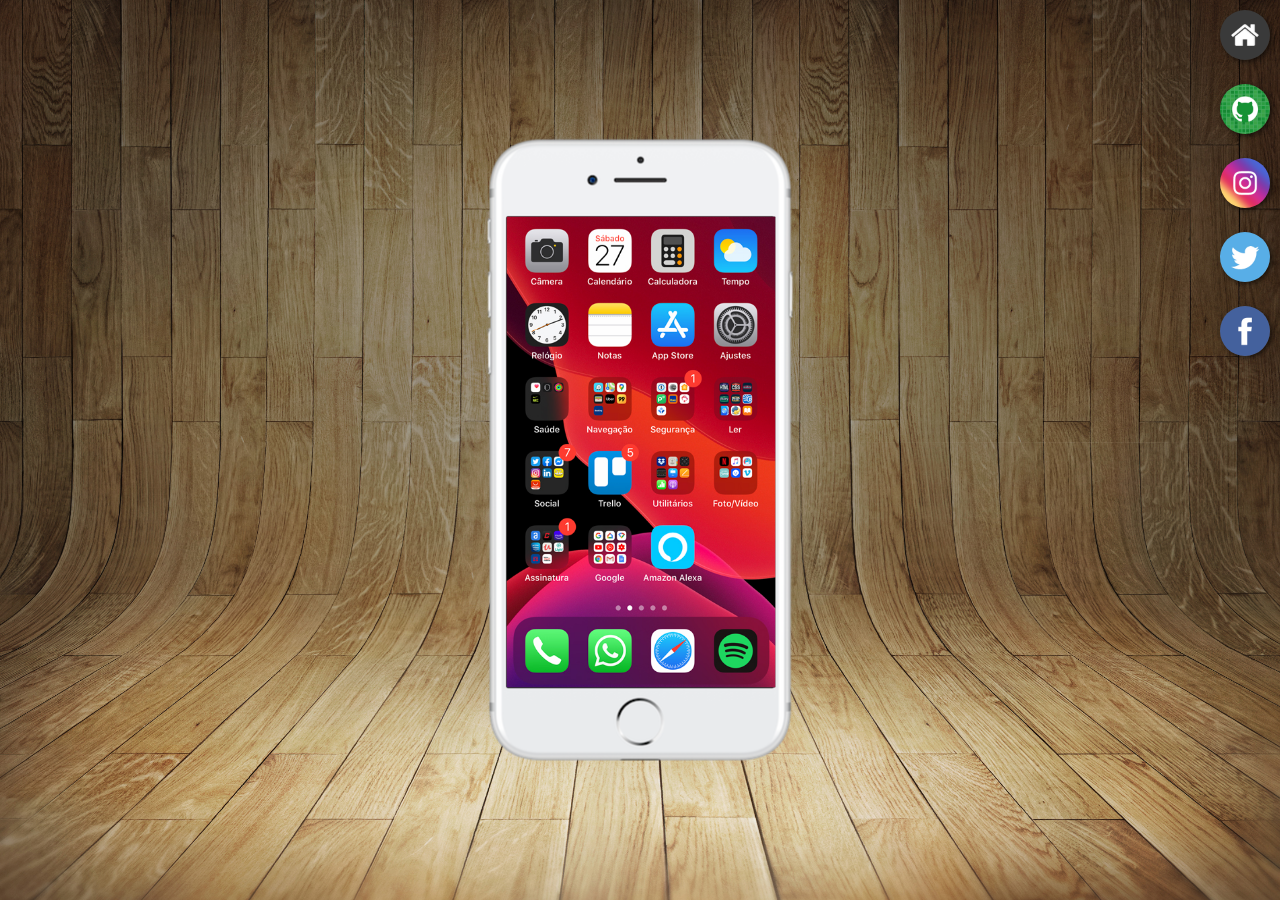
<file: index.html>
<!DOCTYPE html>
<html lang="pt-br">
<head>
    <meta charset="UTF-8">
    <meta name="viewport" content="width=device-width, initial-scale=1.0">
    <link rel="shortcut icon" href="imagens/favicon.ico" type="image/x-icon">
    <link rel="stylesheet" href="estilos/style.css">
    <title>Projeto redes Social</title>
   
</head>
<body>
        <main>
            <section id="telefone">
                    <iframe src="home.html" name="tela" id="tela" frameborder="0">
                        seu navagador nã oé compativel com isso.
                    </iframe>
            </section>
            <section id="redes-sociais">
                <a href="home.html" target="tela"><img src="imagens/logo-home.jpg" alt=""></a><br>
                <a href="github.html" target="tela"><img src="imagens/logo-github.jpg" alt=""></a><br>
                <a href="instagram.html" target="tela"><img src="imagens/logo-instagram.jpg" alt=""></a><br>
                <a href="twitter.html" target="tela"><img src="imagens/logo-twitter.jpg" alt=""></a><br>
                <a href="facebook.html" target="tela"><img src="imagens/logo-facebook.jpg" alt=""></a><br>
            </section>
        </main>

 </h1>   
</body>
</html>
</file>
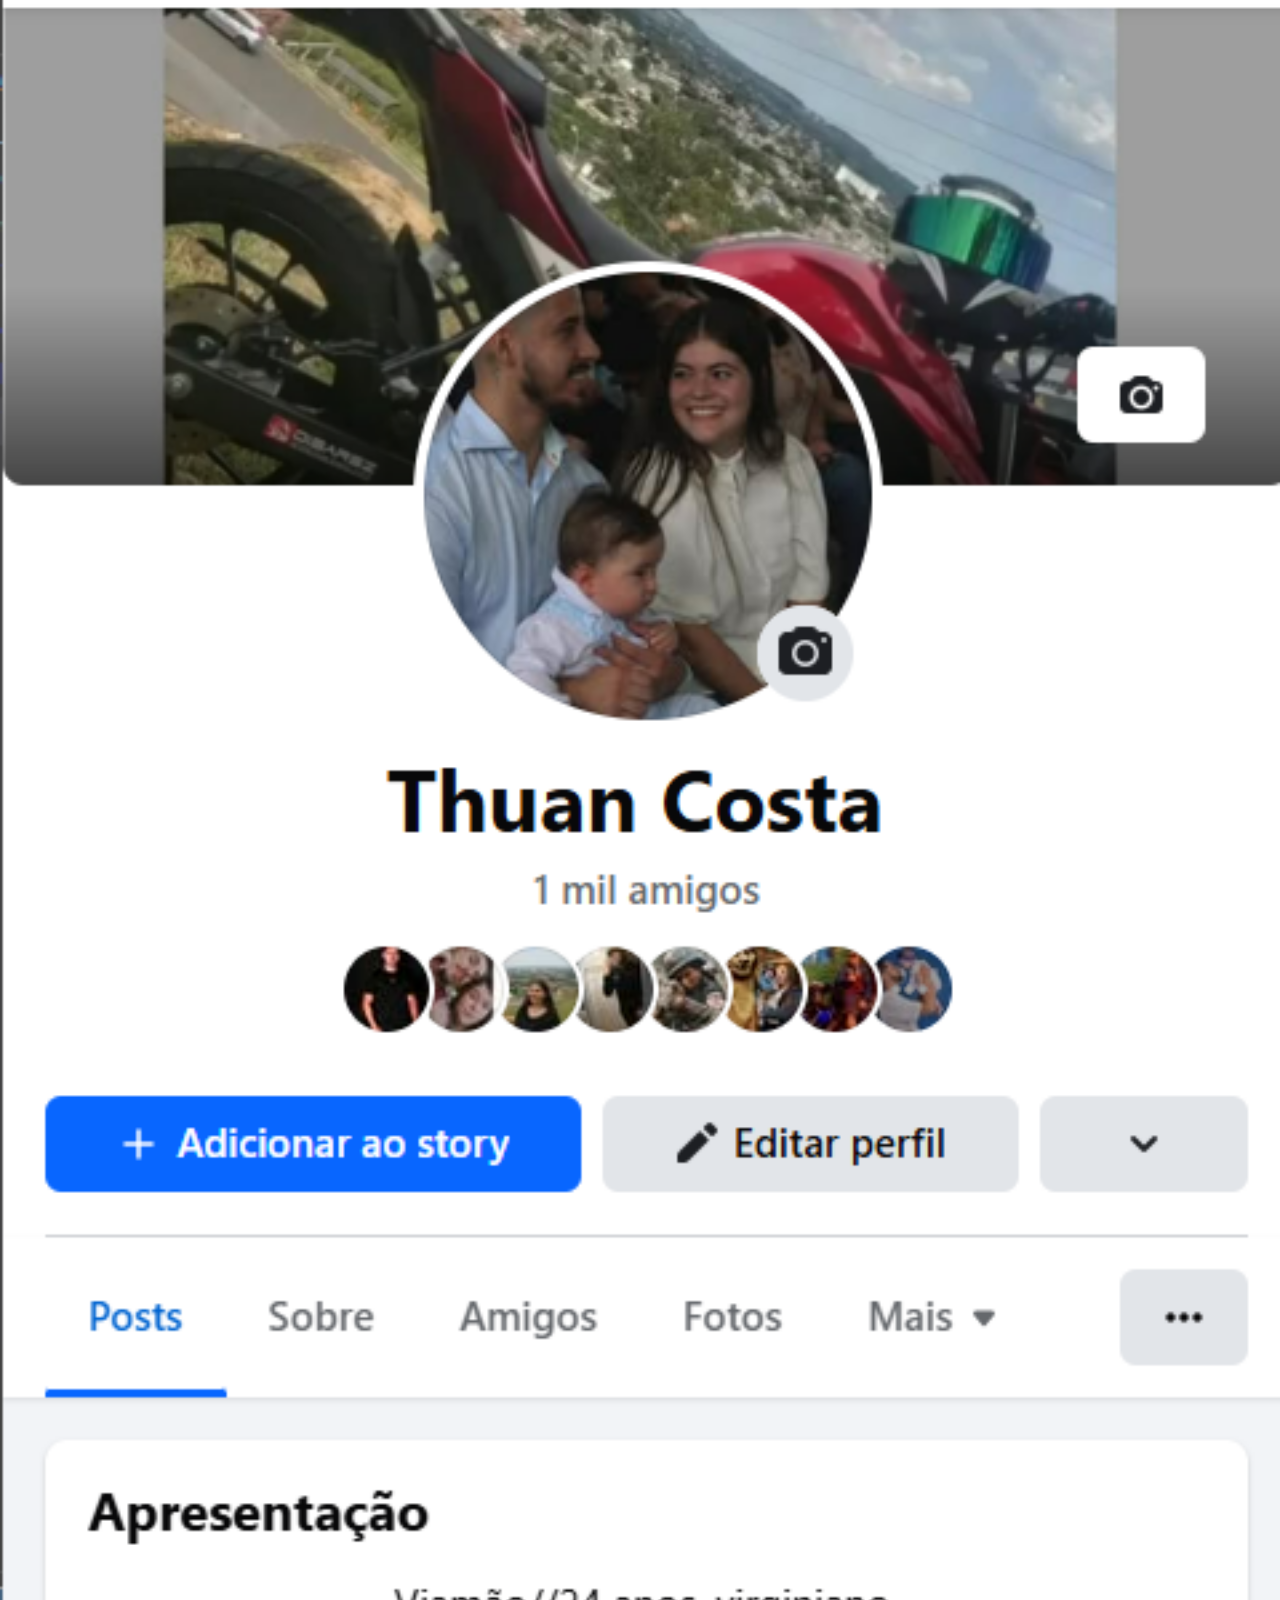
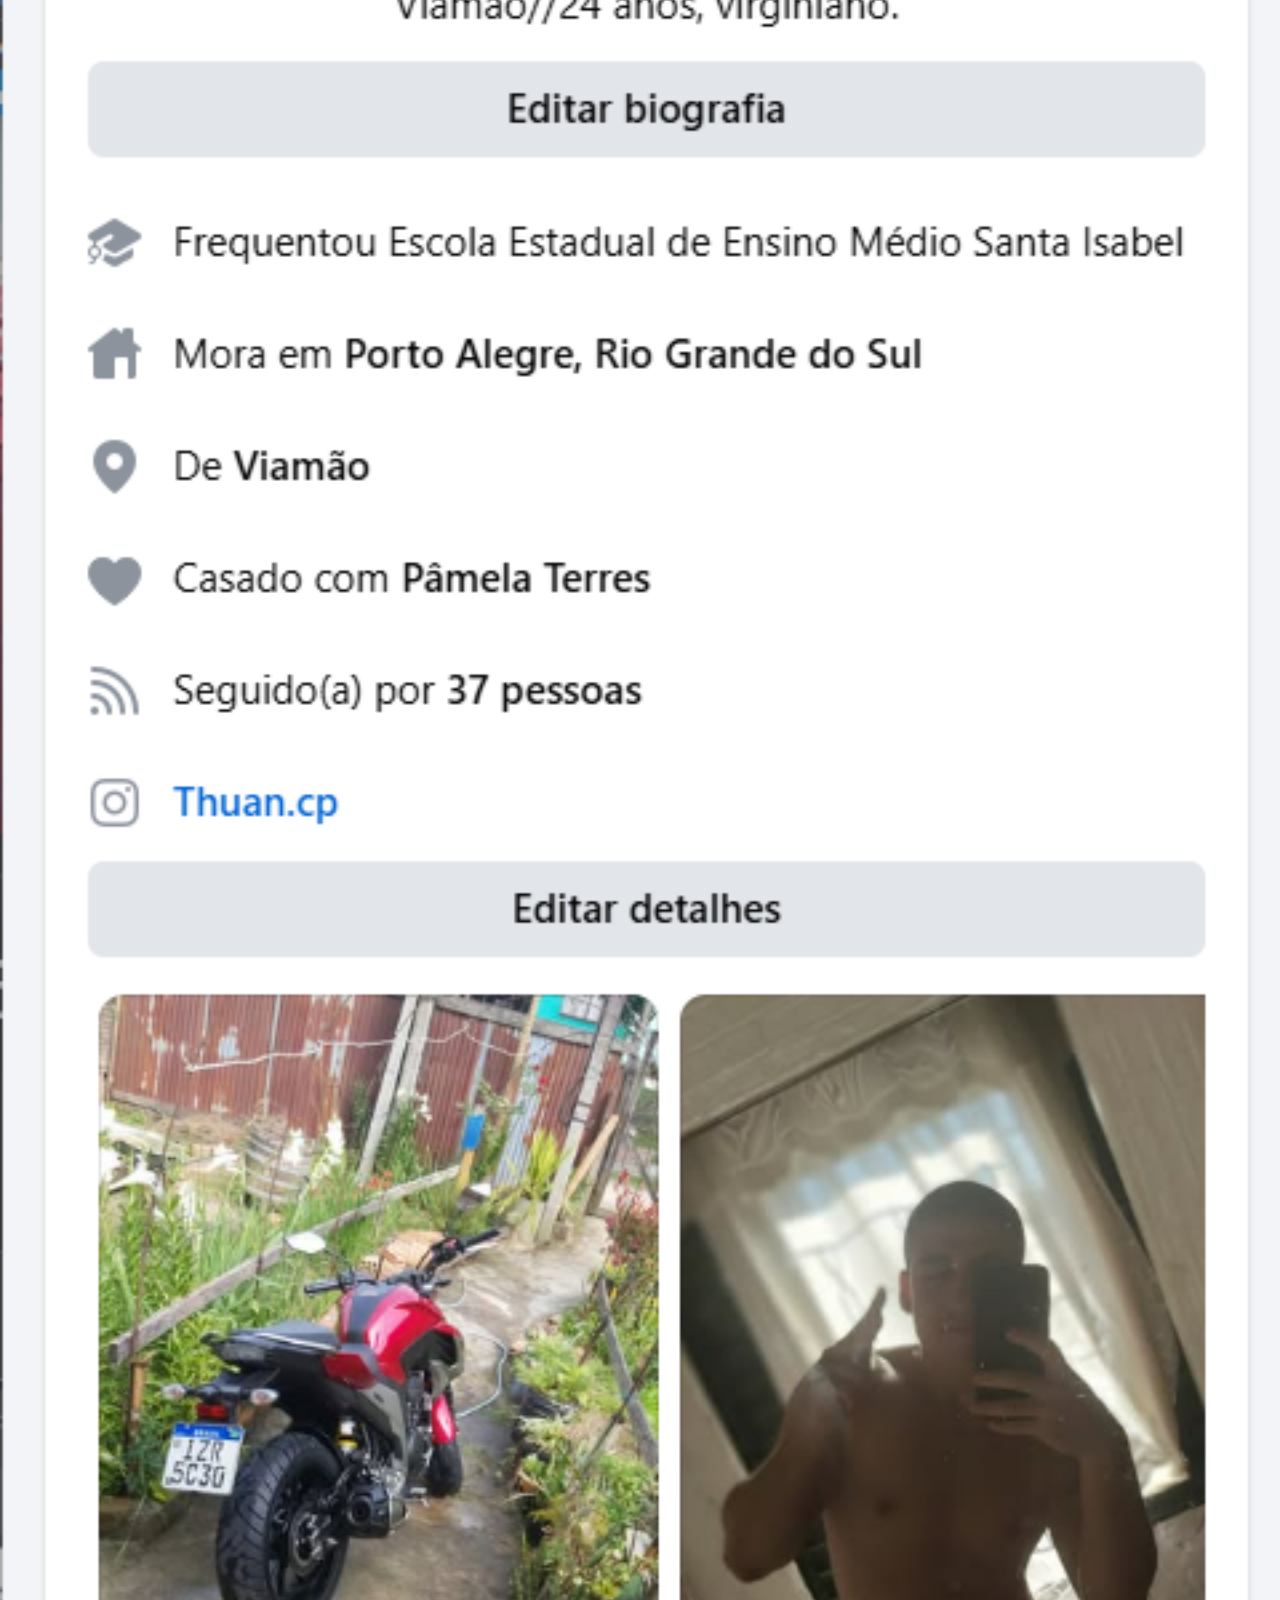
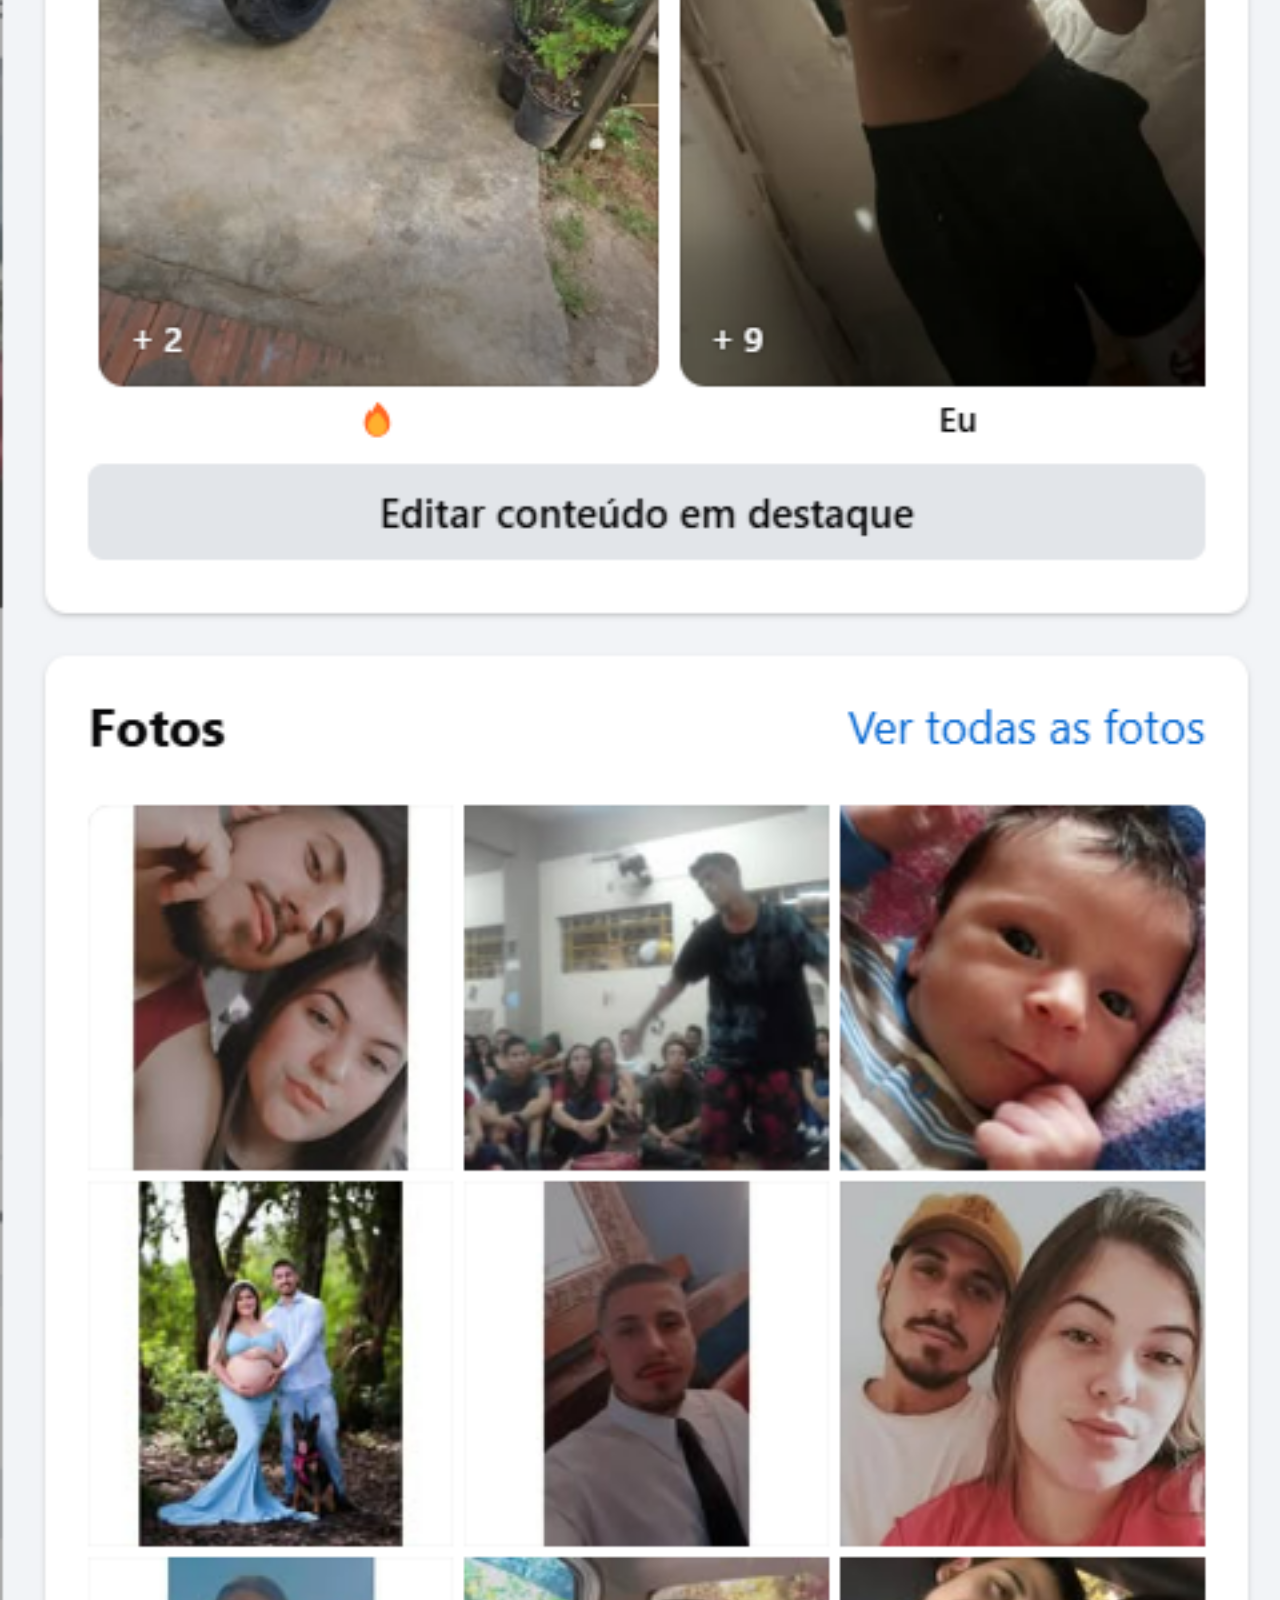
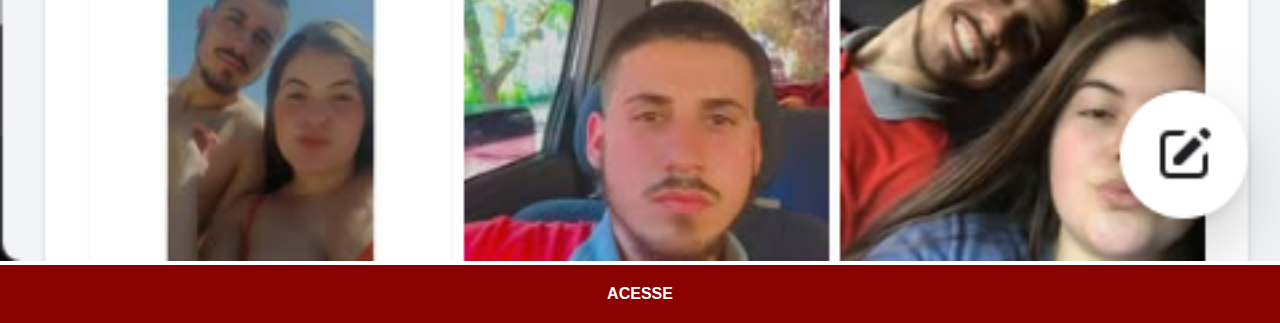
<file: facebook.html>
<!DOCTYPE html>
<html lang="pt-br">
<head>
    <meta charset="UTF-8">
    <meta name="viewport" content="width=device-width, initial-scale=1.0">
    <title>Facebook</title>
   <link rel="stylesheet" href="estilos/social.css">
</head>
<body>
   <img src="imagens/tela-facebook.png" alt="facebook">
   <a href="https://www.facebook.com/thuan.costa.3/" target="_blank">ACESSE</a>

</body>
</html
</file>
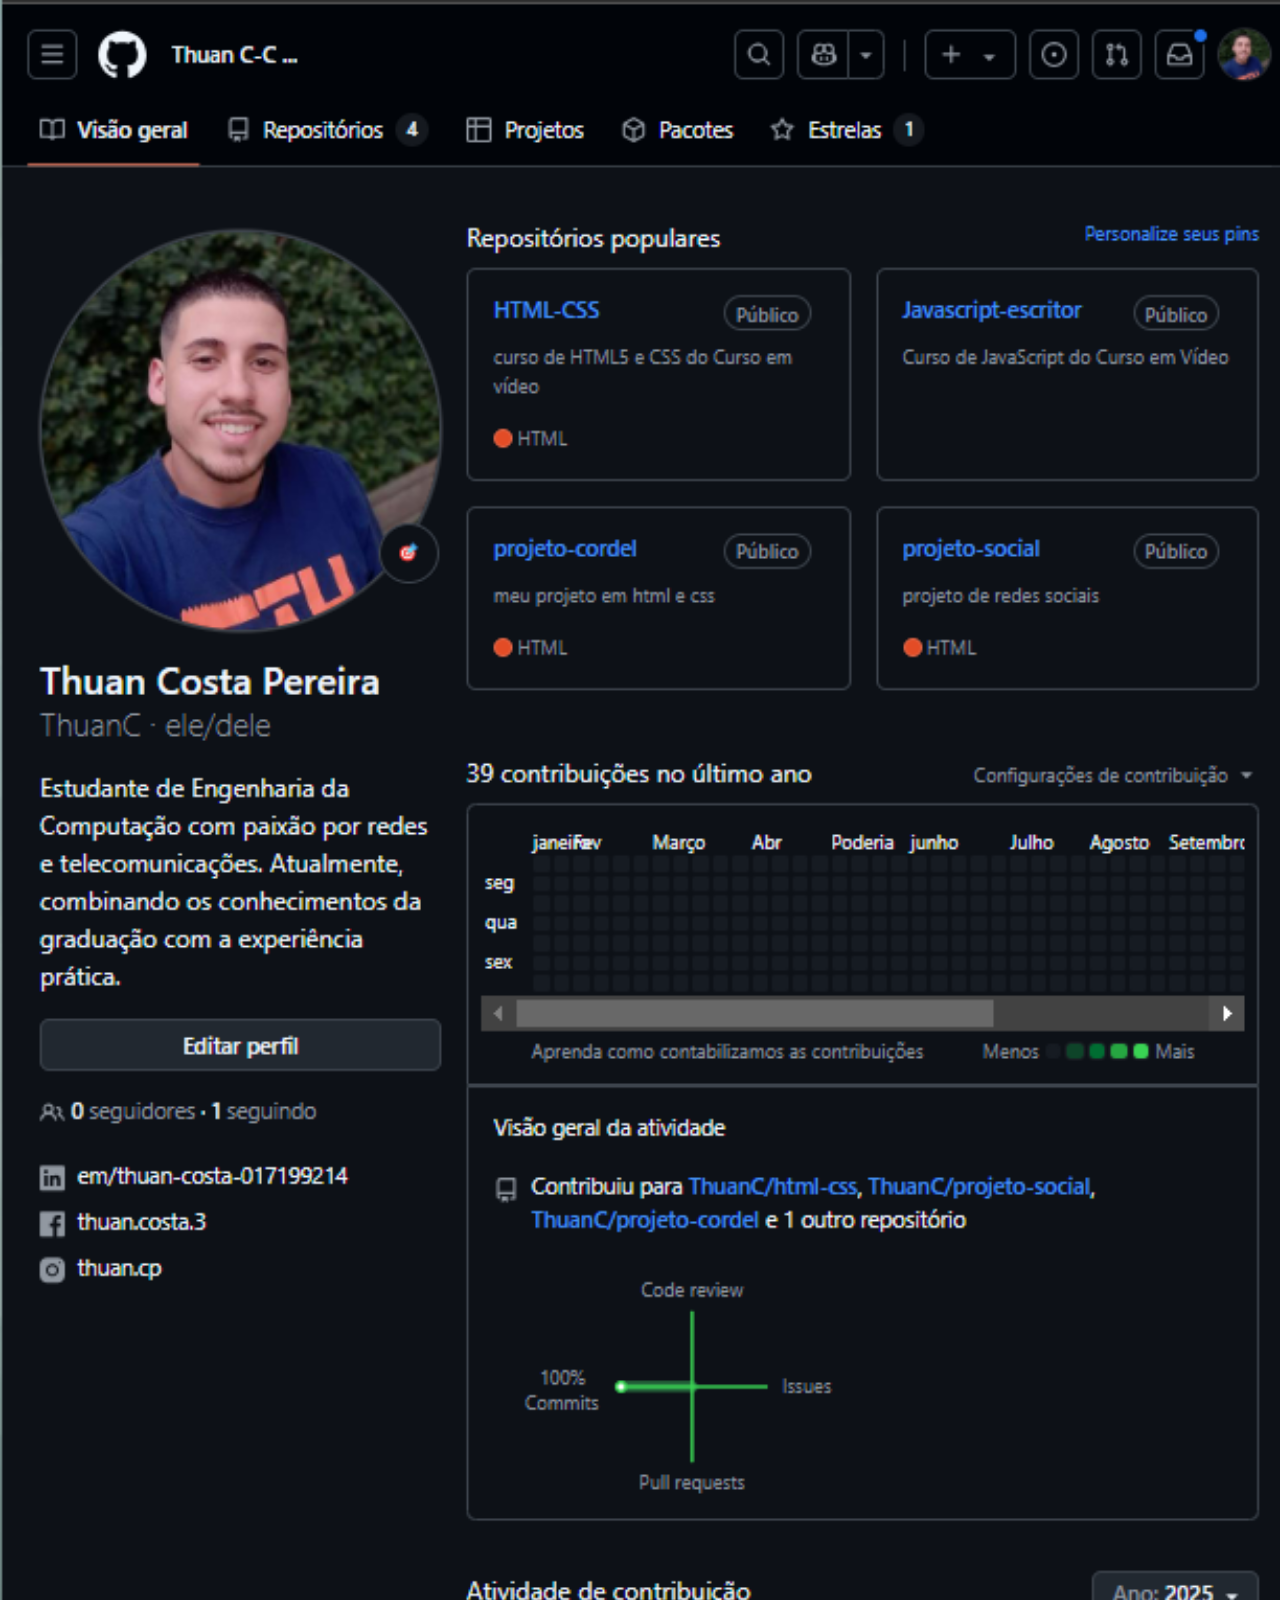
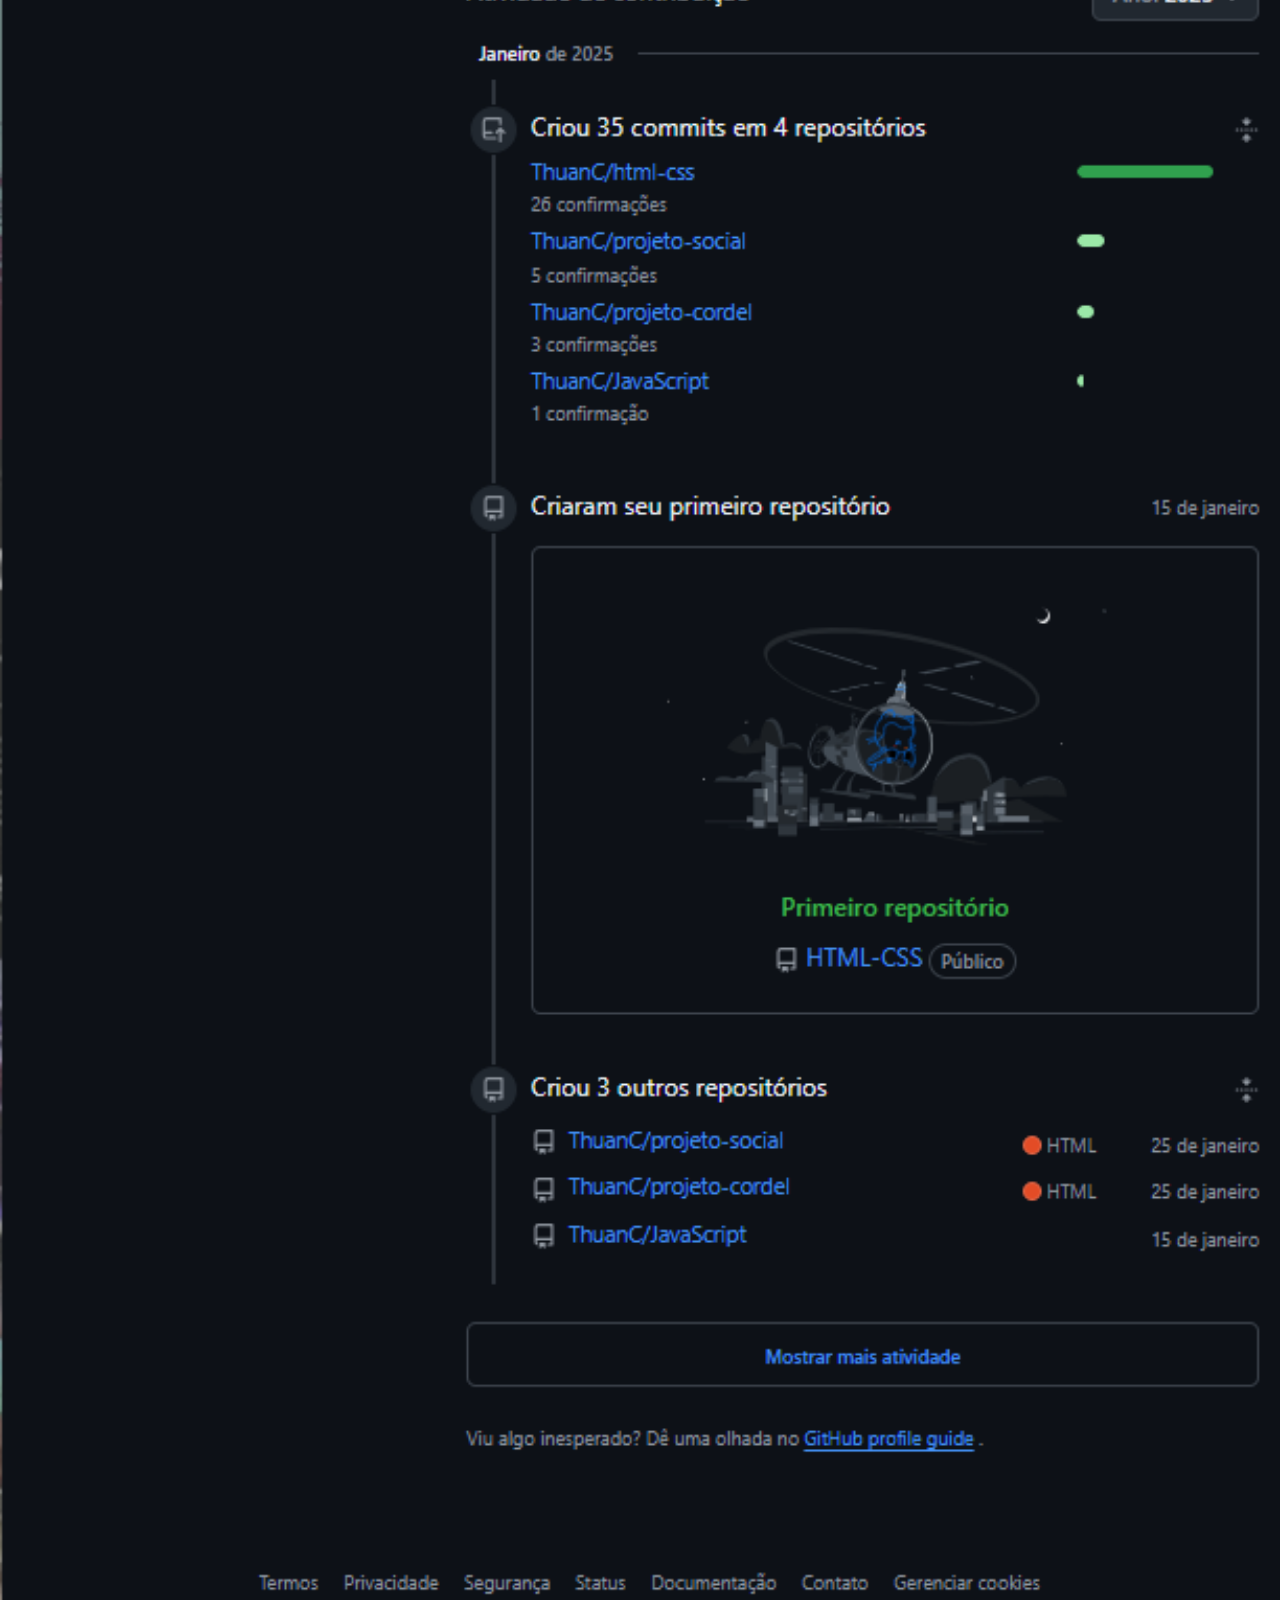
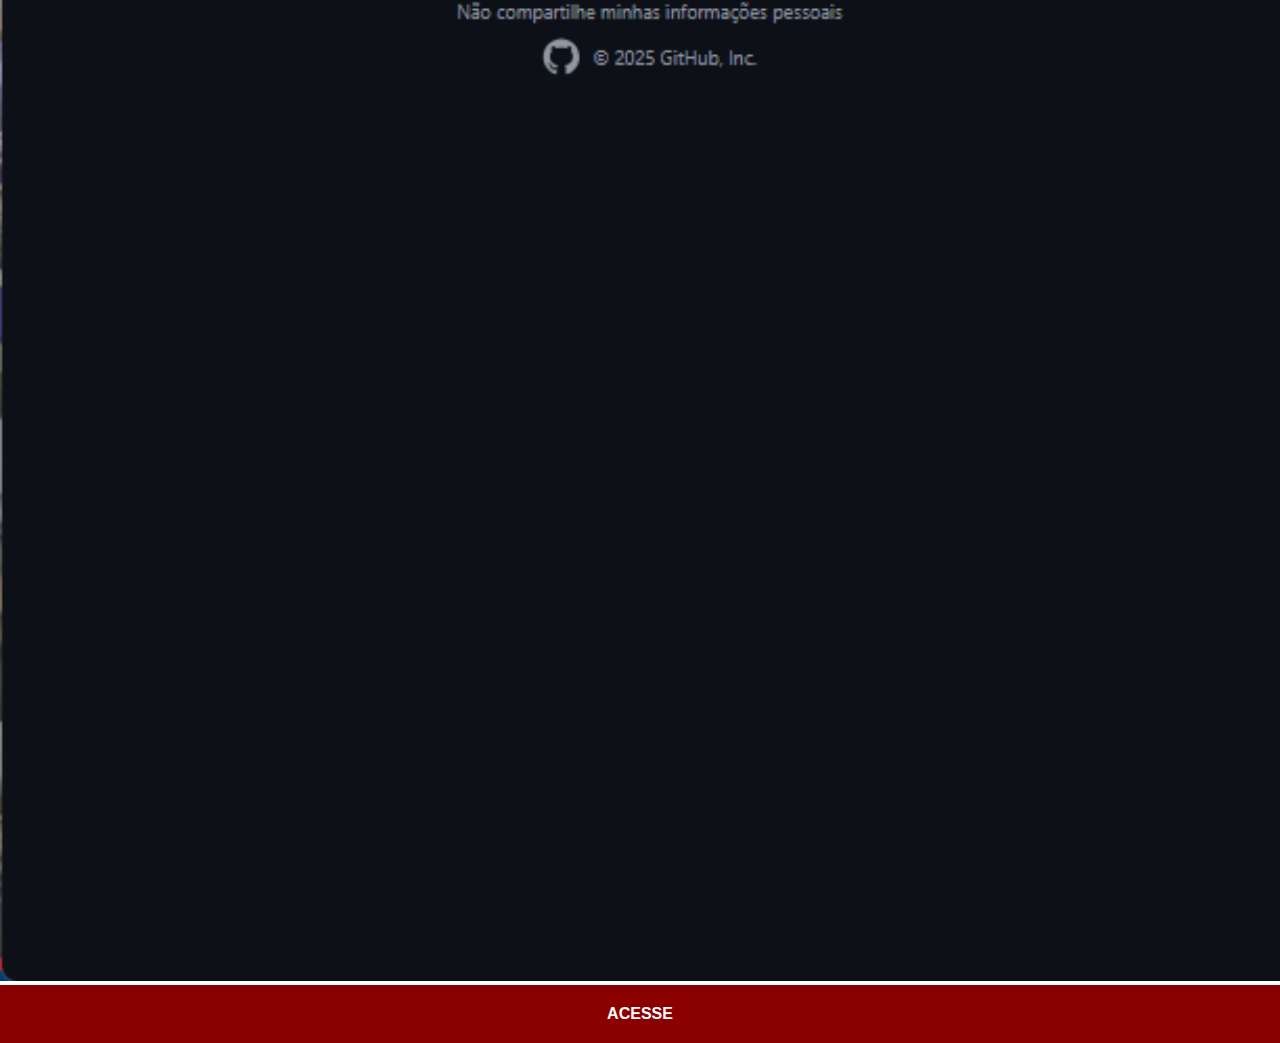
<file: github.html>
<!DOCTYPE html>
<html lang="pt-br">
<head>
    <meta charset="UTF-8">
    <meta name="viewport" content="width=device-width, initial-scale=1.0">
    <title>GitHub</title>
    <link rel="stylesheet" href="estilos/social.css">
</head>
<body>
    <img src="imagens/tela-github.png" alt="GitHub">
    <a href="https://github.com/ThuanC" target="_blank">ACESSE</a>
</body>
</html>
</file>
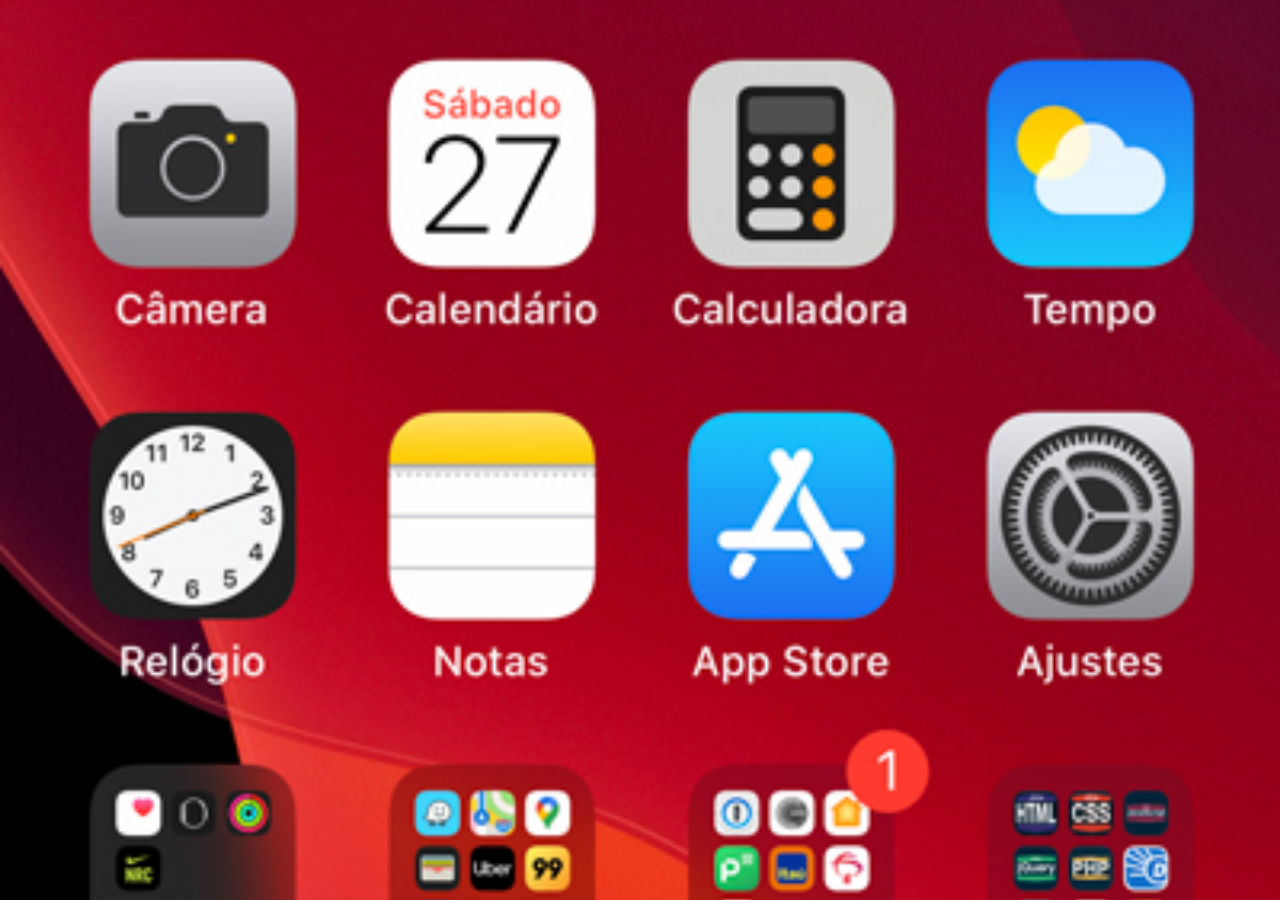
<file: home.html>
<!DOCTYPE html>
<html lang="pt-br">
<head>
    <meta charset="UTF-8">
    <meta name="viewport" content="width=device-width, initial-scale=1.0">
    <title>home</title>
    <style>
        *{
            margin: 0px;
            padding: 0px;
        }
        body{
            width: 100vw;
            height: 100vh;
            background: black url('imagens/tela-home.jpg') no-repeat top center;
            background-size: cover;
        }
    </style>
</head>
<body>

</body>
</html>
</file>
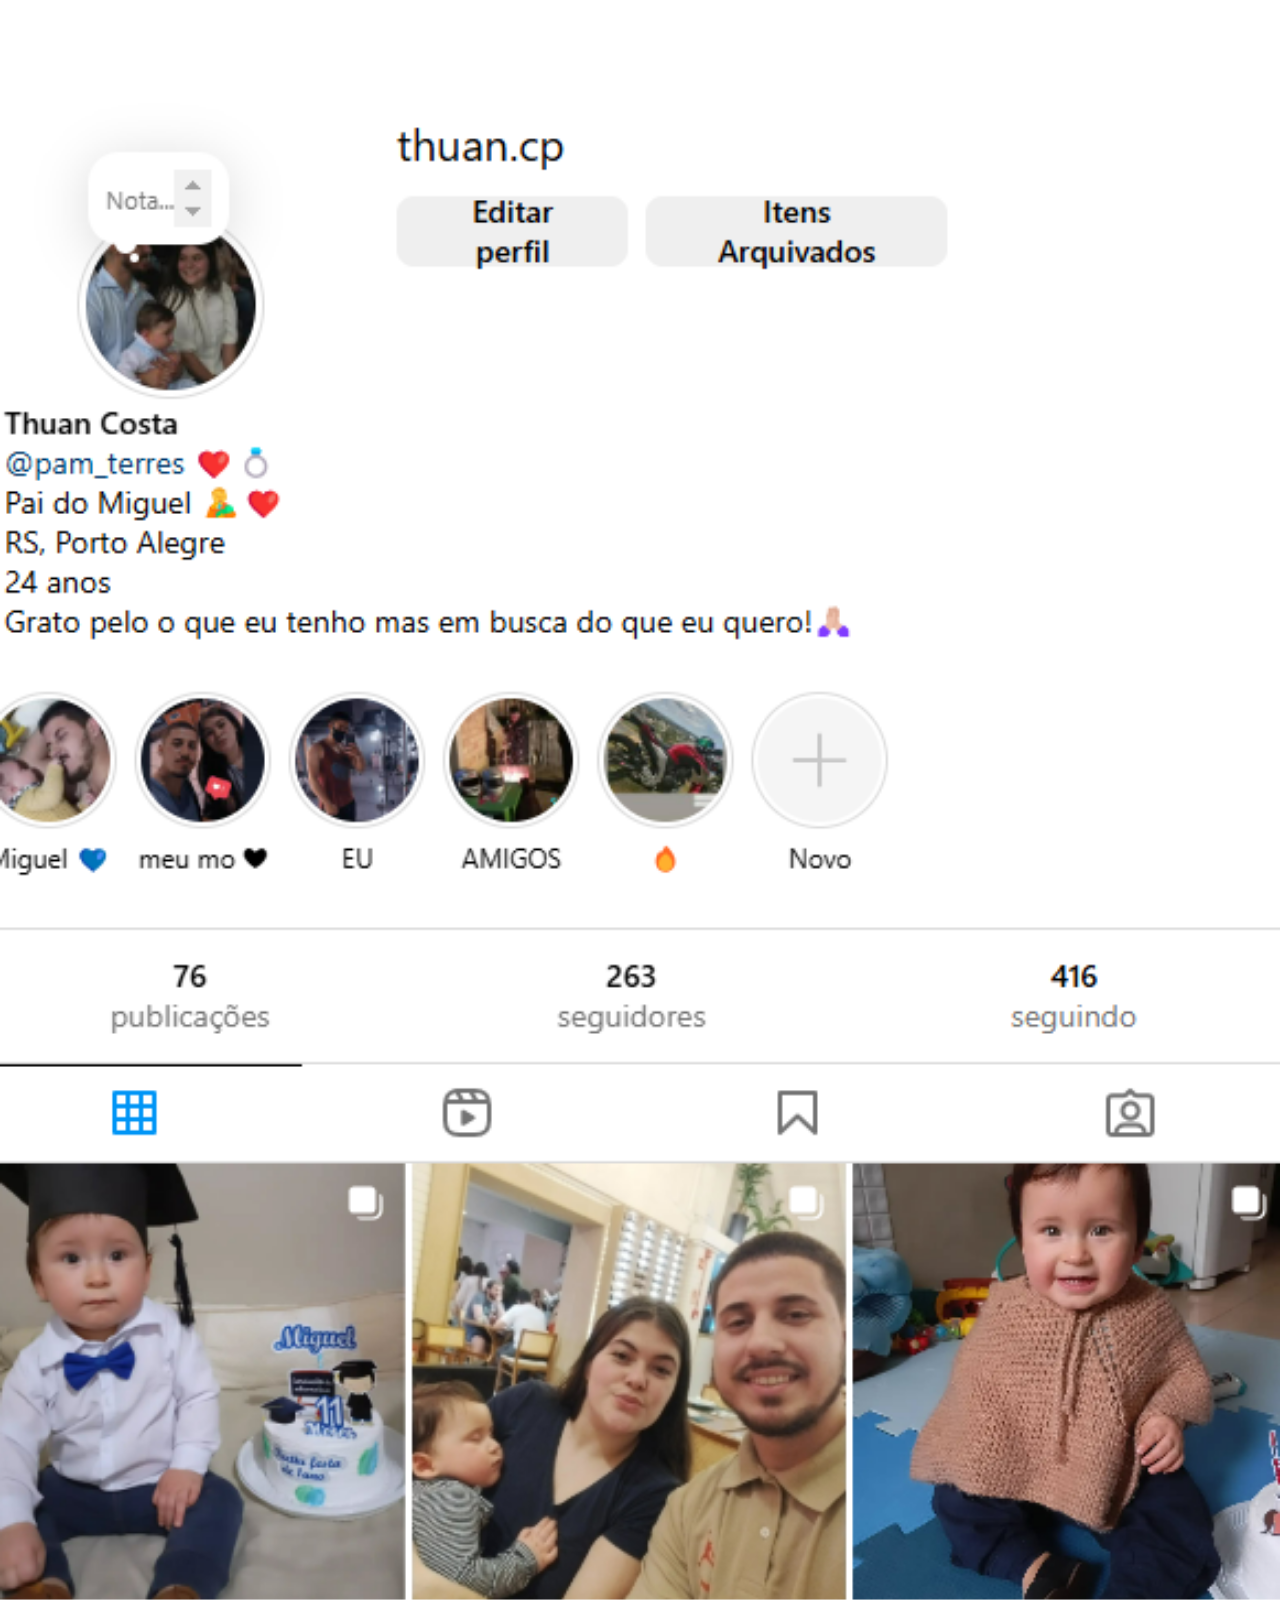
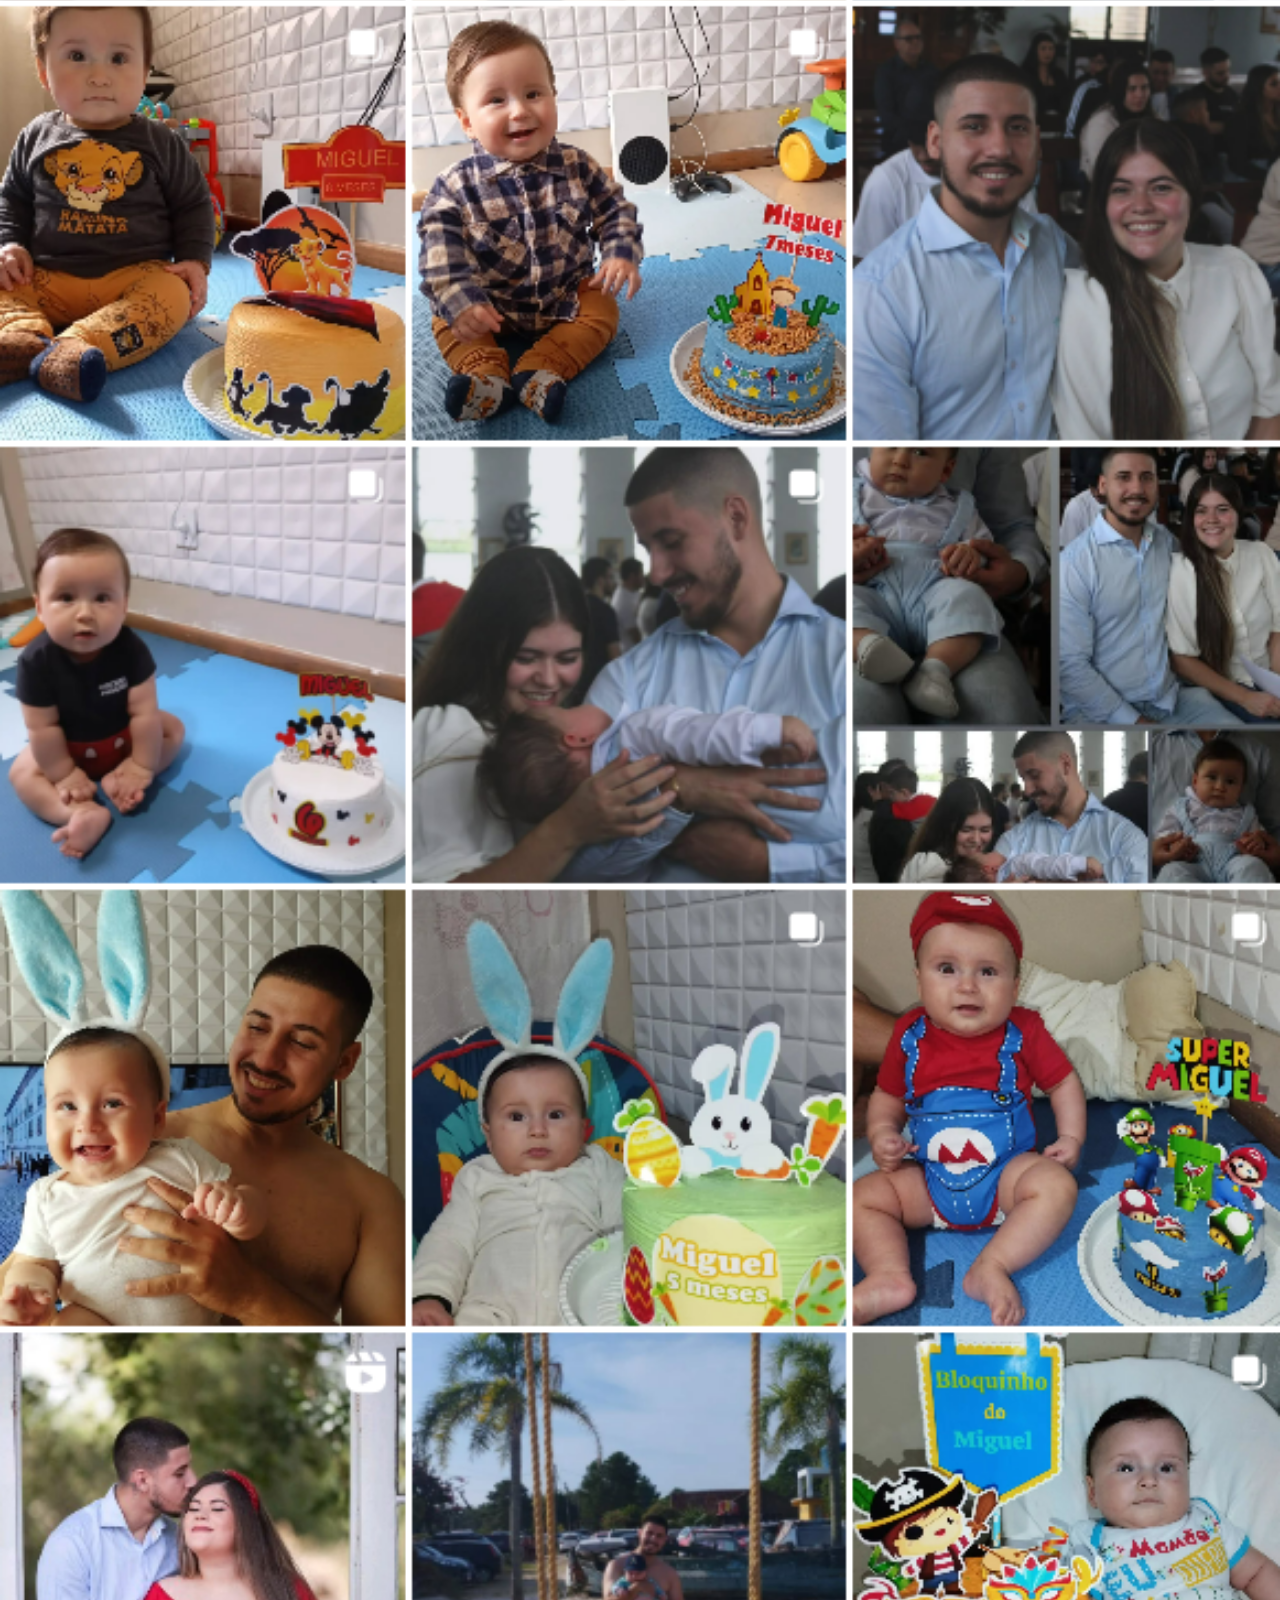
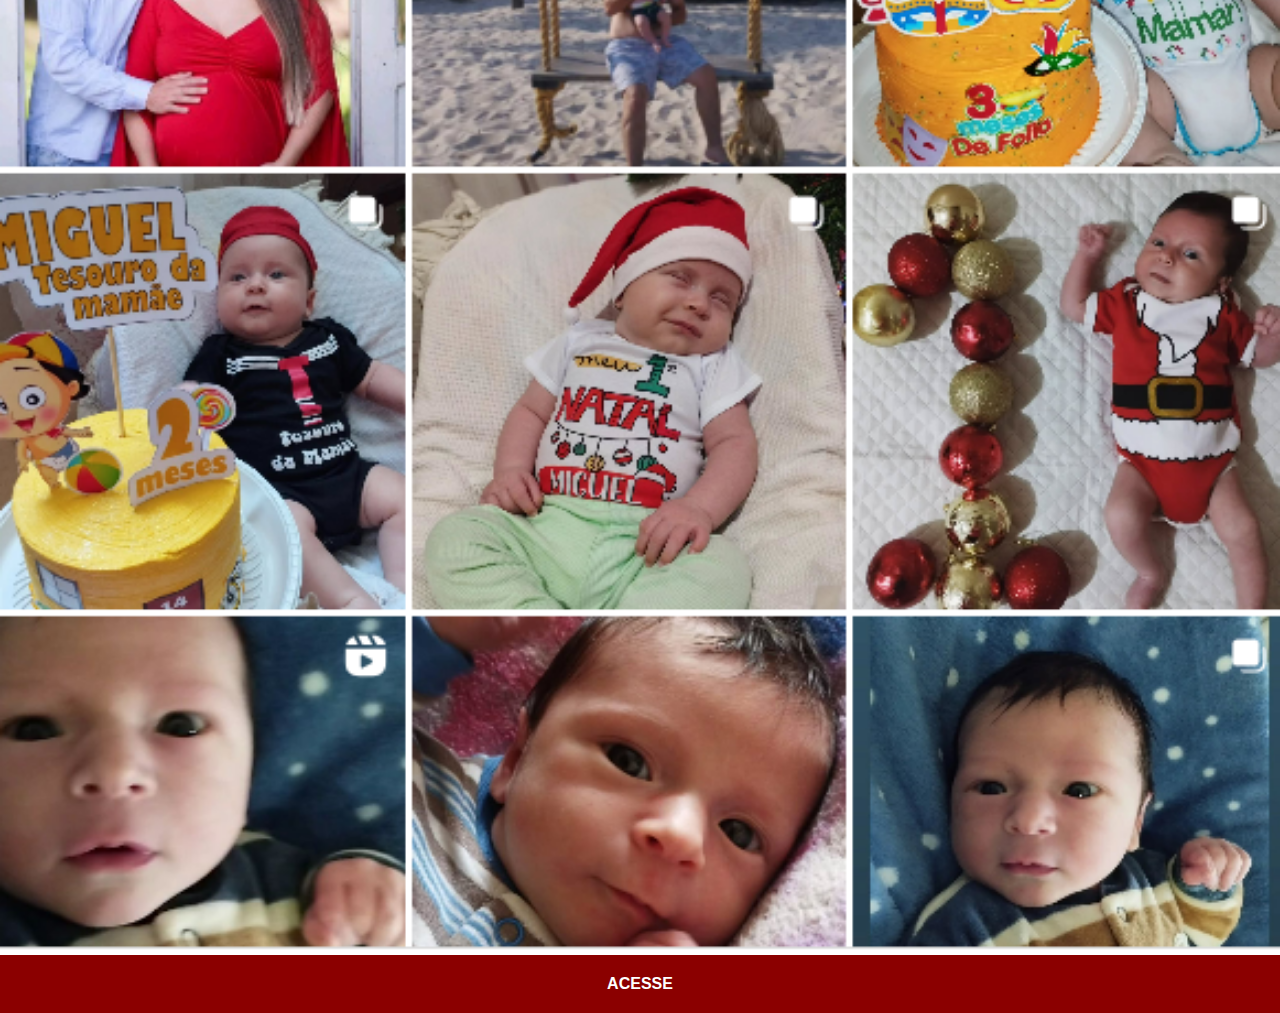
<file: instagram.html>
<!DOCTYPE html>
<html lang="pt-br">
<head>
    <meta charset="UTF-8">
    <meta name="viewport" content="width=device-width, initial-scale=1.0">
    <title>instagram</title>
    <link rel="stylesheet" href="estilos/social.css">
    
</head>
<body>
    <img src="imagens/tela-instagram.png" alt="instagram">
    <a href="https://www.instagram.com/thuan.cp/" target="_blank">ACESSE</a>
</body>
</html>
</file>
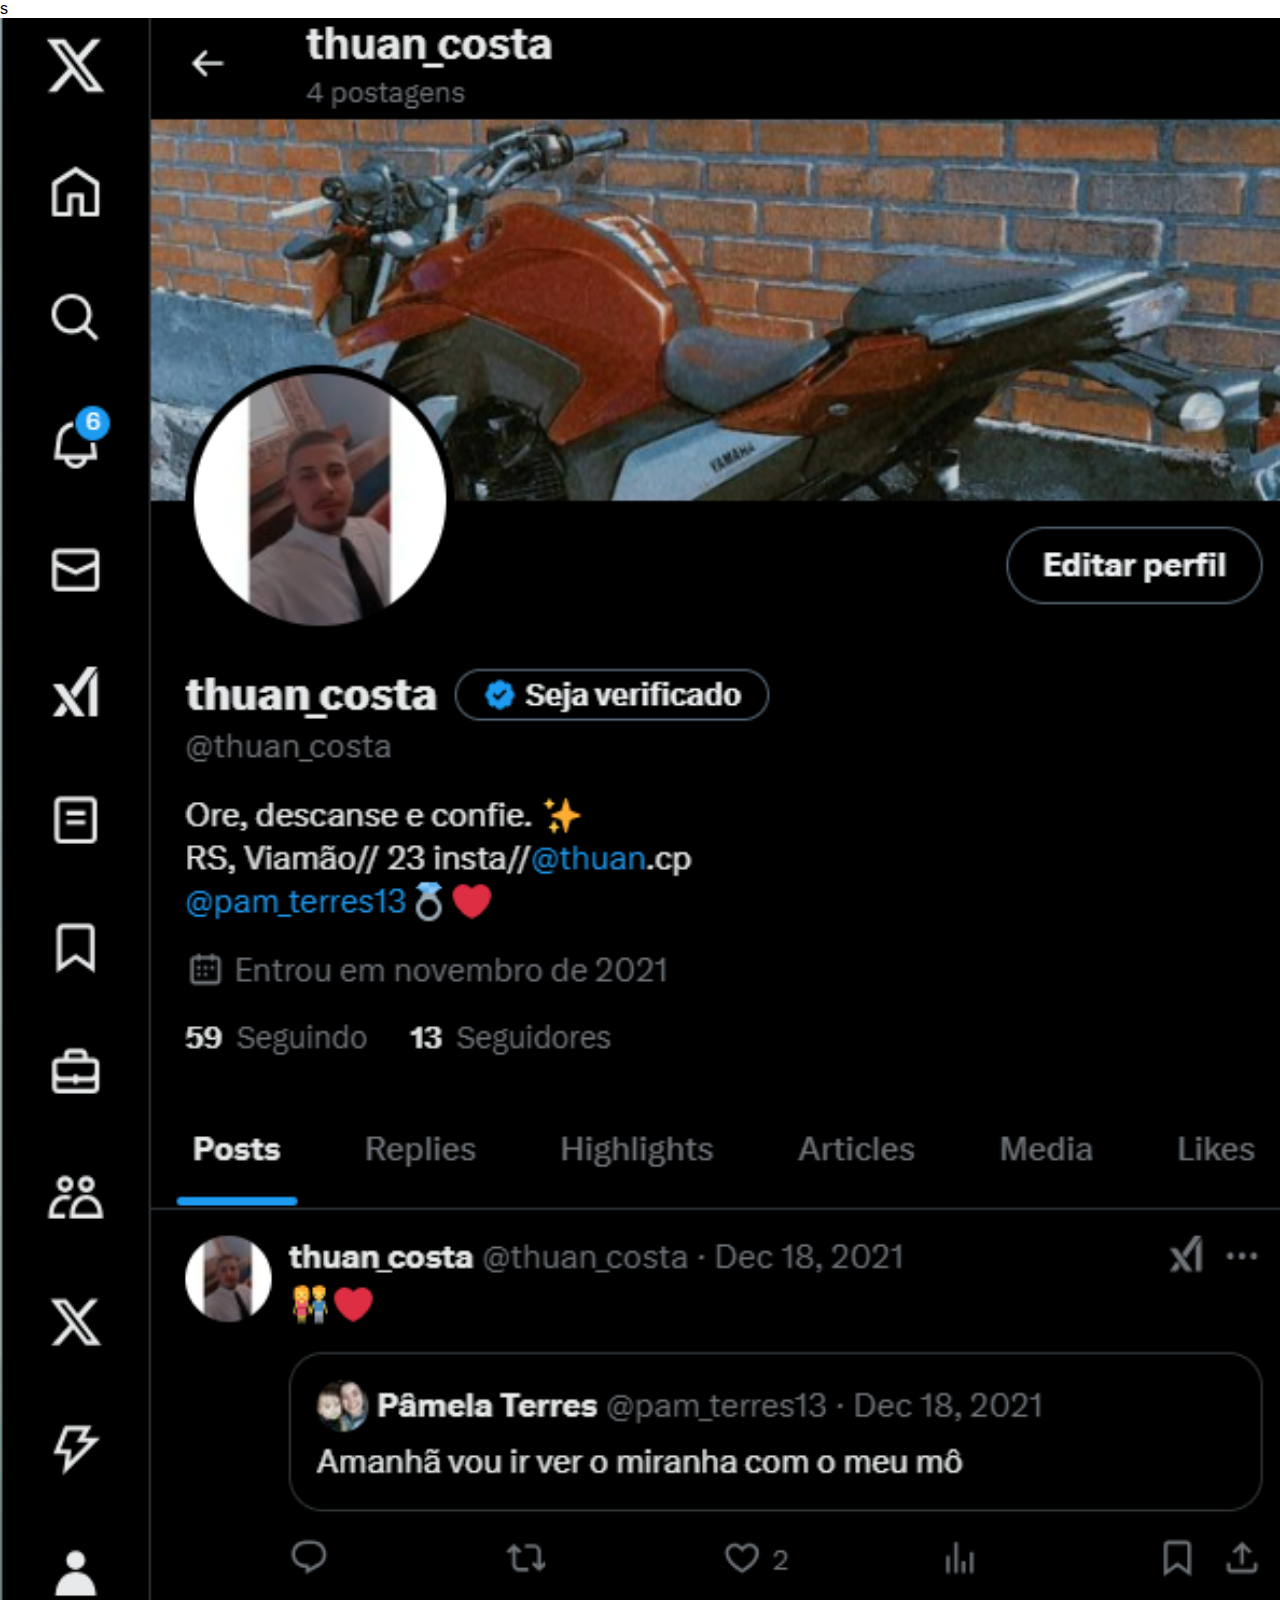
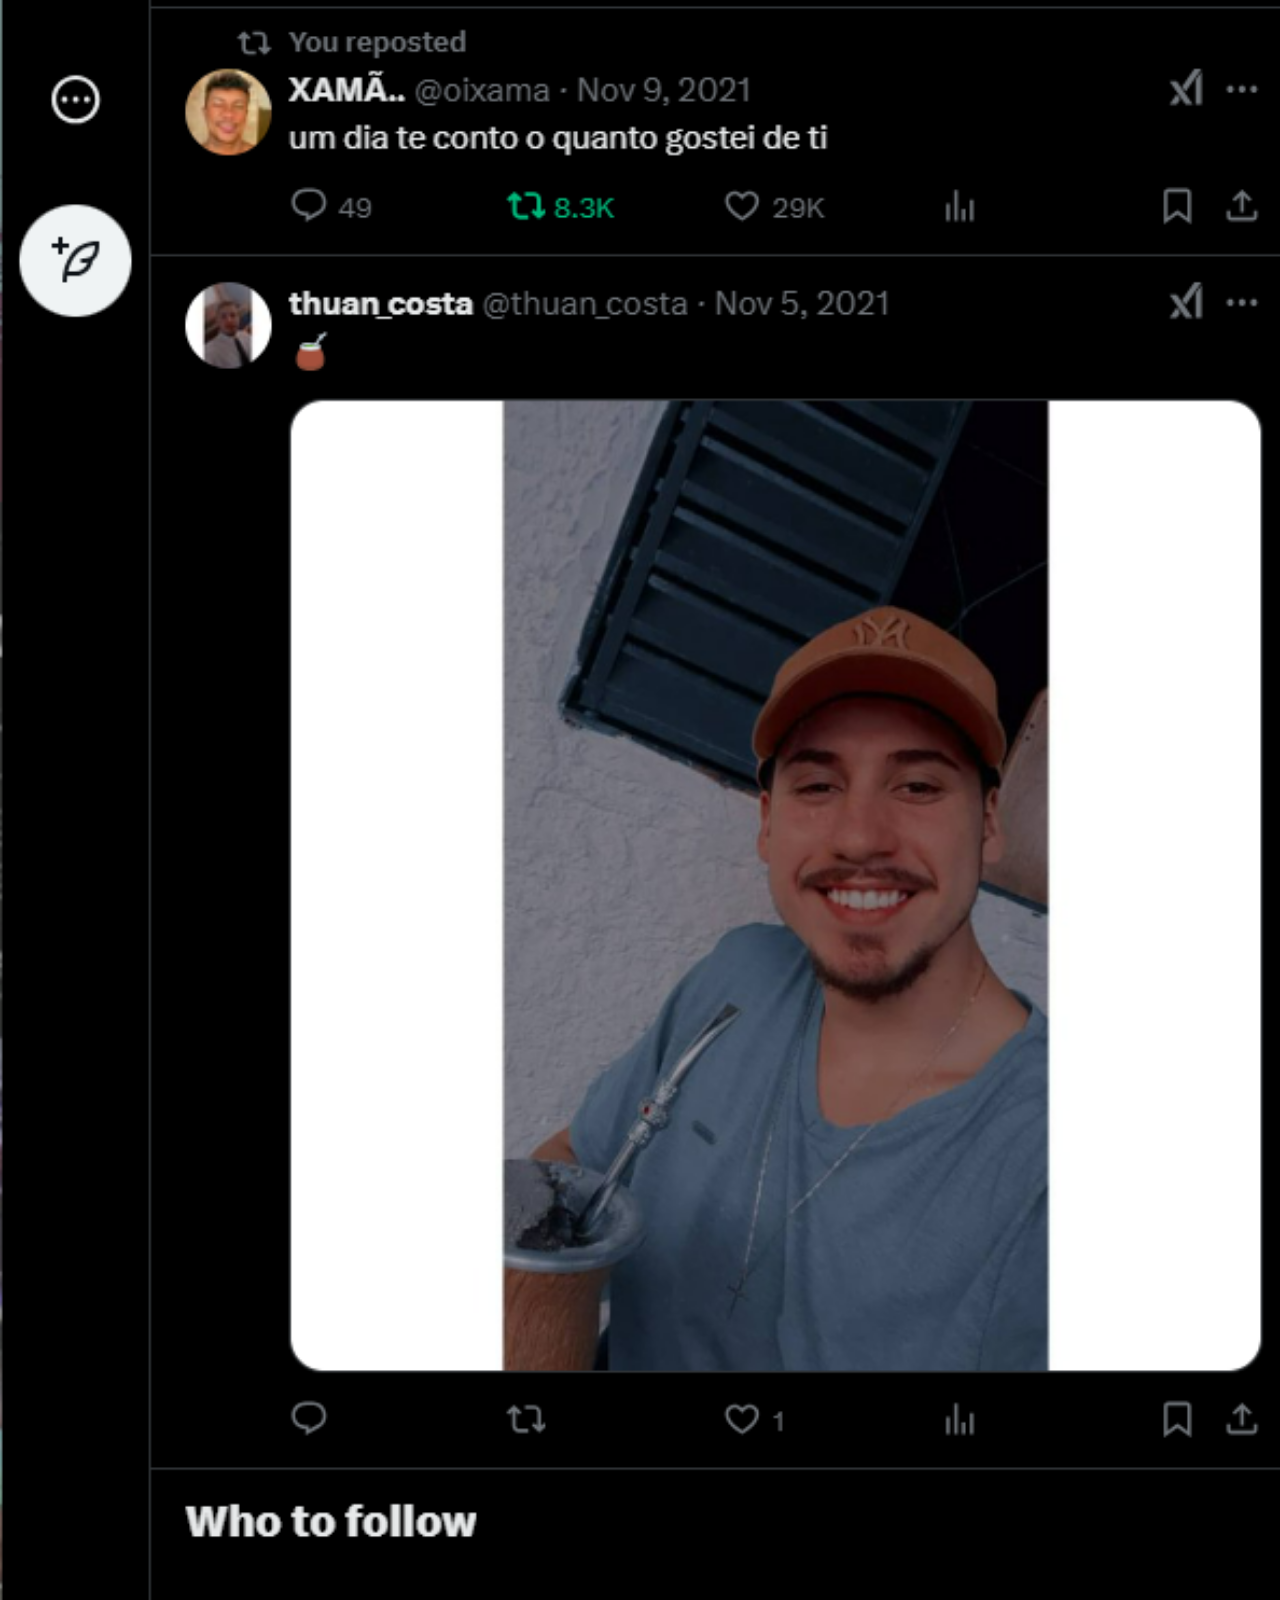
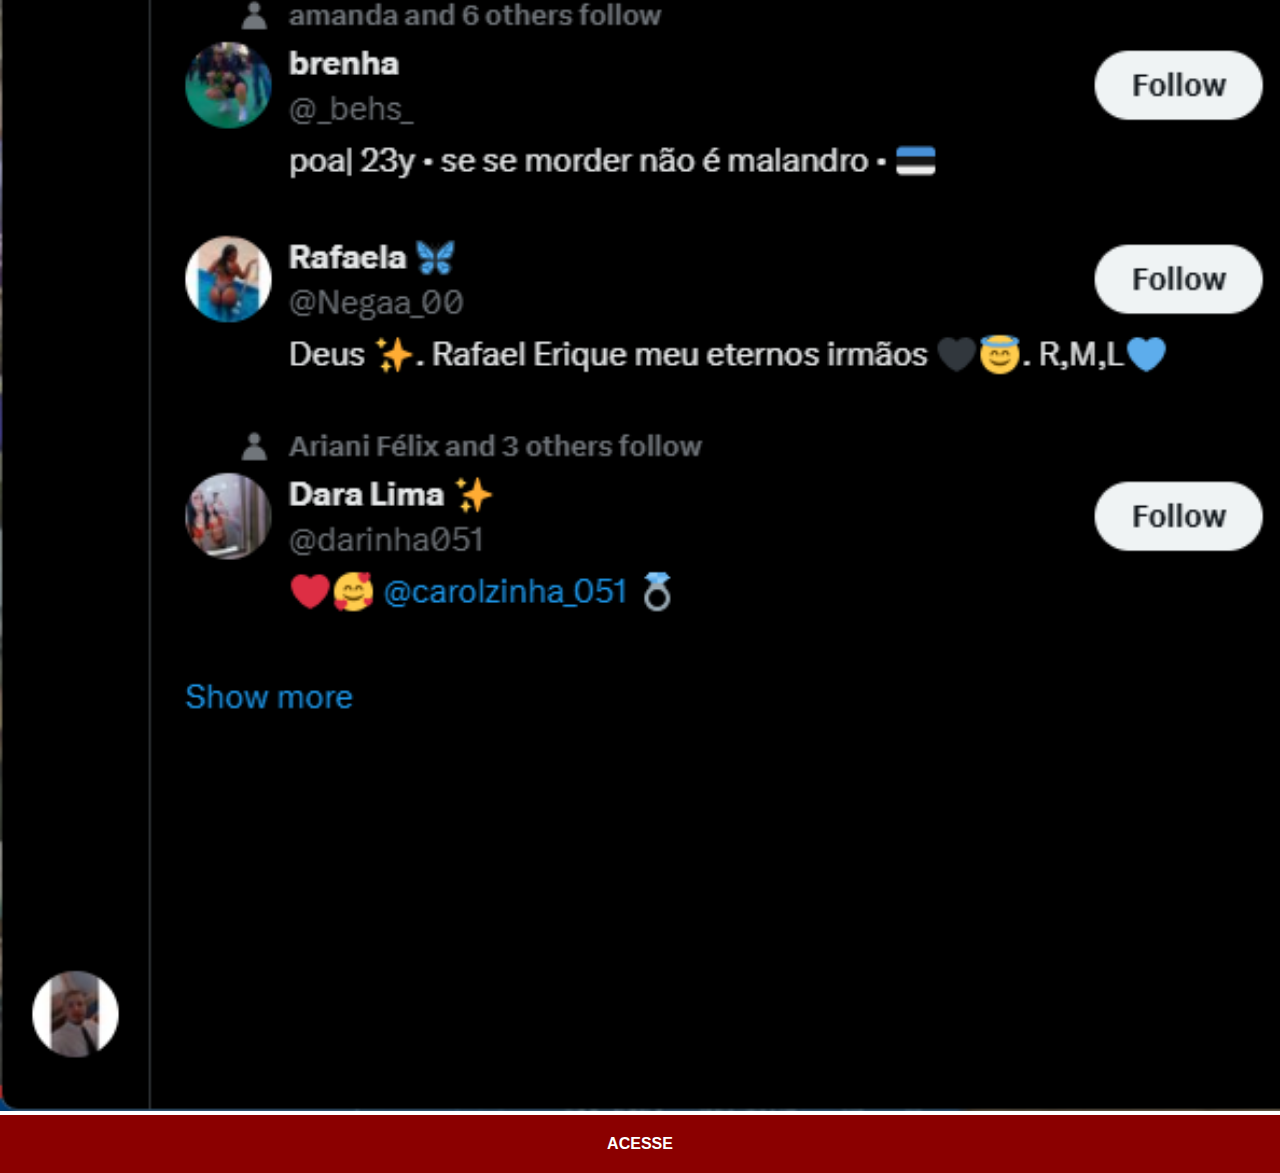
<file: twitter.html>
<!DOCTYPE html>
<html lang="pt-br">
<head>
    <meta charset="UTF-8">
    <meta name="viewport" content="width=device-width, initial-scale=1.0">
    <title>twitter</title>
    <link rel="stylesheet" href="estilos/social.css">
</head>s
<body>
    <img src="imagens/tela-twitter.png" alt="twitter">
    <a href="https://x.com/thuan_costa" target="_blank">ACESSE</a>
</body>
</html>
</file>
<file: estilos/style.css>
@charset "UTF-8";

*{
    margin: 0px;
   padding: 0px;
   font-family: Arial, Helvetica, sans-serif;
}

body{
    background: url(../imagens/fundo-madeira.jpg)no-repeat top center;
    background-size: cover;
    background-attachment: fixed;
}

html, body{
    height: 100vh;
    width: 100vw;
    background-color: black;
}
main{
    position: relative;
    height: 100vh;
    
}
section#telefone{
    position: absolute;
    top: 50%;
    left: 50%;
    transform: translate(-50%, -50%);

    height: 627px;
    width: 311px;
    
    background: url('../imagens/frame-iphone.png') no-repeat;
    
}

iframe#tela{
    position: relative;
    top: 80px;
    left: 22px;
    width: 269px;
    height: 471px;

}
section#redes-sociais img{
    width: 50px;
    margin: 10px;
    border-radius: 50%;
    box-shadow: 2px 2px 5px  rgba(0, 0, 0, 0.576);

}
section#redes-sociais{
    text-align: right;
}

section#redes-sociais img:hover{
    border: 2px solid rgba(255, 255, 255, 0.105);
    transform: translate(-10, -10);
    box-shadow: 5px 5px 10px rgba(0, 0, 0, 0.604);
    transition: transform  .3s, border 1s;
}
</file>
<file: estilos/social.css>
@charset "UTF-8";

*{
    margin: 0px;
    padding: 0px;
    font-family: Arial, Helvetica, sans-serif;
}
::-webkit-scrollbar{
    width: 0px;
    height: 0px;
}

img{
    width: 100vw;
}
a{
    display: block;
    background-color: darkred;
    color: white;
    padding: 20px;
    text-align: center;
    font-weight: bolder;
    text-decoration: none;
}
a:hover{
    background-color: red;
}
</file>
